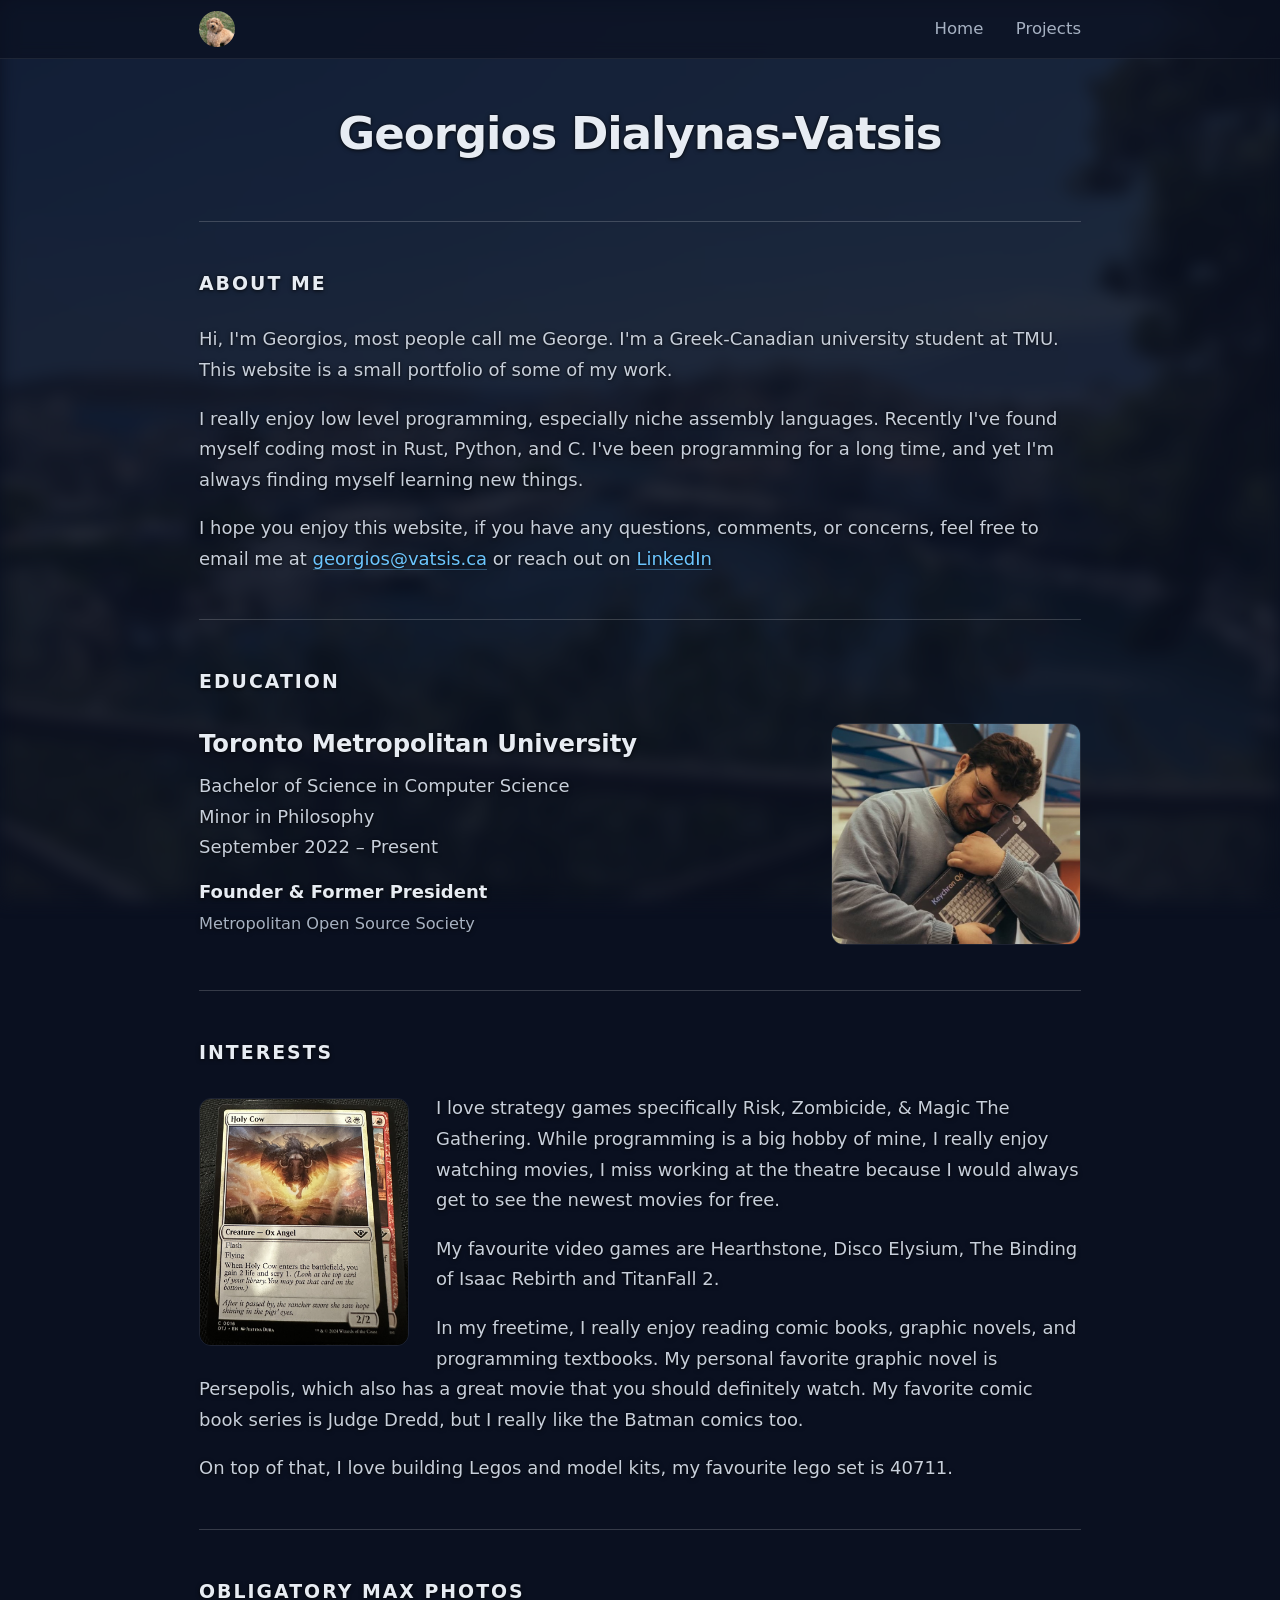
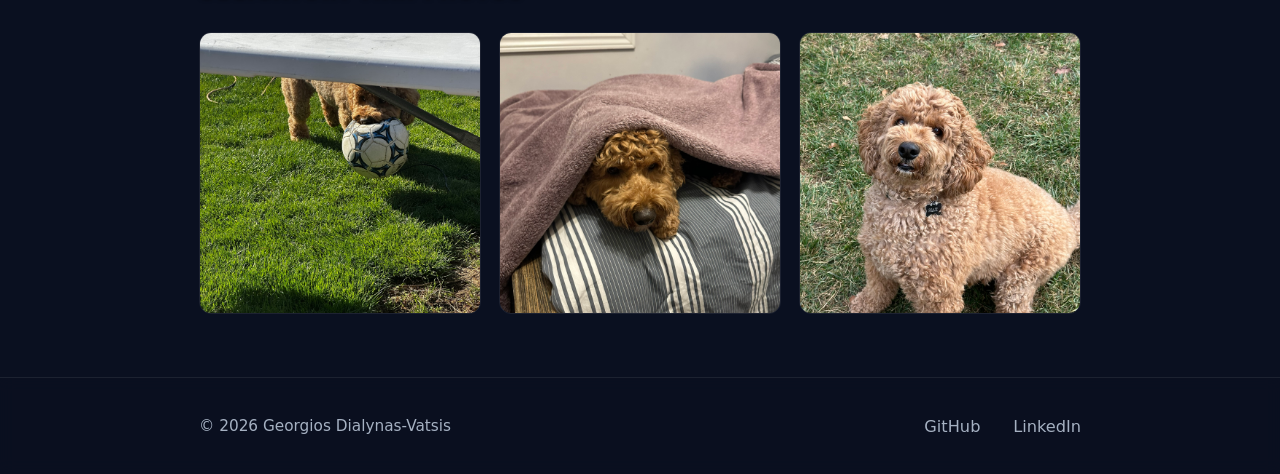
<file: index.html>
<!DOCTYPE html>
<html lang="en">
<head>
  <meta charset="UTF-8">
  <meta name="viewport" content="width=device-width, initial-scale=1.0">
  <title>Georgios Dialynas-Vatsis</title>
  <meta name="description" content="My Portfolio Site">
  <meta name="author" content="Georgios Dialynas-Vatsis">
  <meta name="theme-color" content="#6CC6FF">
  <link rel="canonical" href="https://vatsis.ca/">
  <meta property="og:type" content="website">
  <meta property="og:url" content="https://vatsis.ca/">
  <meta property="og:title" content="Georgios Dialynas-Vatsis">
  <meta property="og:description" content="My Portfolio Site">
  <meta property="og:image" content="https://vatsis.ca/assets/images/keychron.jpeg">
  <meta name="twitter:card" content="summary">
  <meta name="twitter:title" content="Georgios Dialynas-Vatsis">
  <meta name="twitter:description" content="My Portfolio Site">
  <meta name="twitter:image" content="https://vatsis.ca/assets/images/keychron.jpeg">
  <link rel="apple-touch-icon" sizes="180x180" href="assets/favicon/apple-touch-icon.png">
  <link rel="icon" type="image/png" sizes="96x96" href="assets/favicon/favicon-96x96.png">
  <link rel="icon" type="image/svg+xml" href="assets/favicon/favicon.svg">
  <link rel="icon" type="image/x-icon" href="assets/favicon/favicon.ico">
  <link href="style.css" rel="stylesheet">
  <noscript>
    <style>.reveal { opacity: 1; transform: none; }</style>
  </noscript>
</head>
<body>

  <nav>
    <div class="nav-inner">
      <a class="brand" href="/" aria-label="Home">
        <img src="assets/images/max-stare.jpeg" alt="Max">
      </a>
      <div class="nav-links">
        <a href="/">Home</a>
        <a href="/projects">Projects</a>
      </div>
      <button class="hamburger" aria-label="Menu" aria-expanded="false" aria-controls="mobileMenu" onclick="toggleMenu(this)">
        <svg width="24" height="24" viewBox="0 0 24 24" fill="none" stroke="currentColor" stroke-width="2" stroke-linecap="round">
          <line x1="4" y1="7" x2="20" y2="7"></line>
          <line x1="4" y1="12" x2="20" y2="12"></line>
          <line x1="4" y1="17" x2="20" y2="17"></line>
        </svg>
      </button>
    </div>
    <div class="mobile-menu" id="mobileMenu">
      <a href="/">Home</a>
      <a href="/projects">Projects</a>
    </div>
  </nav>

  <main>

    <header class="hero">
      <h1 class="name">Georgios <span class="last">Dialynas-Vatsis</span></h1>
    </header>

    <section class="reveal">
      <div class="label">About Me</div>
      <div class="prose">
        <p>Hi, I'm Georgios, most people call me George. I'm a Greek-Canadian university student at TMU. This website is a small portfolio of some of my work.</p>
        <p>I really enjoy low level programming, especially niche assembly languages. Recently I've found myself coding most in Rust, Python, and C. I've been programming for a long time, and yet I'm always finding myself learning new things.</p>
        <p>I hope you enjoy this website, if you have any questions, comments, or concerns, feel free to email me at
        <a class="link" href="mailto:georgios@vatsis.ca">georgios@vatsis.ca</a>
        or reach out on <a class="link" href="https://www.linkedin.com/in/georgios-dv/">LinkedIn</a></p>
      </div>
    </section>

    <section class="reveal">
      <div class="label">Education</div>
      <div class="edu-row">
        <div class="edu">
          <h3>Toronto Metropolitan University</h3>
          <p class="meta">Bachelor of Science in Computer Science</p>
          <p class="meta">Minor in Philosophy</p>
          <p class="meta">September 2022 – Present</p>
          <p class="role">Founder &amp; Former President<span>Metropolitan Open Source Society</span></p>
        </div>
        <div class="edu-img"><img src="assets/images/keychron.jpeg" alt="My keyboard"></div>
      </div>
    </section>

    <section class="reveal">
      <div class="label">Interests</div>
      <div class="prose">
        <img class="float-img" src="assets/images/holy-cow.jpeg" alt="Holy Cow Magic card">
        <p>I love strategy games specifically Risk, Zombicide, & Magic The Gathering. While programming is a big hobby of mine, I really enjoy watching movies, I miss working at the theatre because I would always get to see the newest movies for free.</p>
        <p>My favourite video games are Hearthstone, Disco Elysium, The Binding of Isaac Rebirth and TitanFall 2.</p>
        <p>In my freetime, I really enjoy reading comic books, graphic novels, and programming textbooks. My personal favorite graphic novel is Persepolis, which also has a great movie that you should definitely watch. My favorite comic book series is Judge Dredd, but I really like the Batman comics too.</p>
        <p>On top of that, I love building Legos and model kits, my favourite lego set is 40711.</p>
      </div>
    </section>

    <section class="reveal">
      <div class="label">Obligatory Max Photos</div>
      <div class="gallery">
        <div class="ph"><img src="assets/images/max-ball.jpeg" alt="Max playing with a soccer"></div>
        <div class="ph"><img src="assets/images/max-blanket.jpeg" alt="Max under a blanket"></div>
        <div class="ph"><img src="assets/images/max-stare.jpeg" alt="Max staring at the camera"></div>
      </div>
    </section>

  </main>

  <footer>
    <div class="foot-inner">
      <div class="c">© <span id="year">2026</span> Georgios Dialynas-Vatsis</div>
      <div>
        <a href="https://github.com/GeorgiosDV">GitHub</a>
        <a href="https://linkedin.com/in/georgios-dv">LinkedIn</a>
      </div>
    </div>
  </footer>

  <script src="script.js"></script>
</body>
</html>
</file>
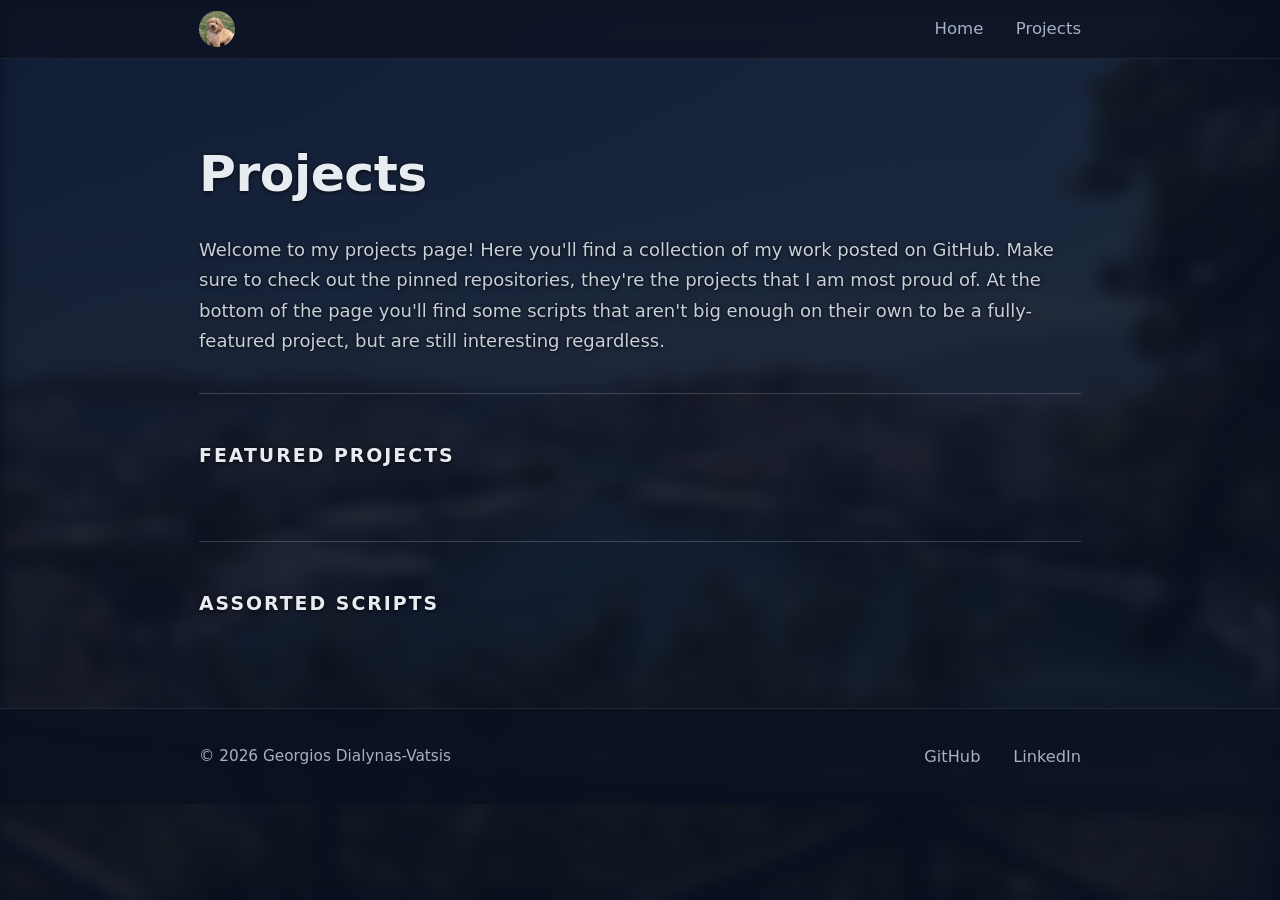
<file: projects/index.html>
<!DOCTYPE html>
<html lang="en">
<head>
  <meta charset="UTF-8">
  <meta name="viewport" content="width=device-width, initial-scale=1.0">
  <title>Projects - Georgios Dialynas-Vatsis</title>
  <meta name="description" content="My Personal Projects">
  <meta name="author" content="Georgios Dialynas-Vatsis">
  <meta name="theme-color" content="#6CC6FF">
  <link rel="canonical" href="https://vatsis.ca/projects/">
  <meta property="og:type" content="website">
  <meta property="og:url" content="https://vatsis.ca/projects/">
  <meta property="og:title" content="Projects - Georgios Dialynas-Vatsis">
  <meta property="og:description" content="My Personal Projects">
  <meta property="og:image" content="https://vatsis.ca/assets/images/keychron.jpeg">
  <meta name="twitter:card" content="summary">
  <meta name="twitter:title" content="Projects - Georgios Dialynas-Vatsis">
  <meta name="twitter:description" content="My Personal Projects">
  <meta name="twitter:image" content="https://vatsis.ca/assets/images/keychron.jpeg">
  <link rel="apple-touch-icon" sizes="180x180" href="../assets/favicon/apple-touch-icon.png">
  <link rel="icon" type="image/png" sizes="96x96" href="../assets/favicon/favicon-96x96.png">
  <link rel="icon" type="image/svg+xml" href="../assets/favicon/favicon.svg">
  <link rel="icon" type="image/x-icon" href="../assets/favicon/favicon.ico">
  <link href="../style.css" rel="stylesheet">
</head>
<body>

  <nav>
    <div class="nav-inner">
      <a class="brand" href="/" aria-label="Home">
        <img src="../assets/images/max-stare.jpeg" alt="Max">
      </a>
      <div class="nav-links">
        <a href="/">Home</a>
        <a href="/projects">Projects</a>
      </div>
      <button class="hamburger" aria-label="Menu" aria-expanded="false" aria-controls="mobileMenu" onclick="toggleMenu(this)">
        <svg width="24" height="24" viewBox="0 0 24 24" fill="none" stroke="currentColor" stroke-width="2" stroke-linecap="round">
          <line x1="4" y1="7" x2="20" y2="7"></line>
          <line x1="4" y1="12" x2="20" y2="12"></line>
          <line x1="4" y1="17" x2="20" y2="17"></line>
        </svg>
      </button>
    </div>
    <div class="mobile-menu" id="mobileMenu">
      <a href="/">Home</a>
      <a href="/projects">Projects</a>
    </div>
  </nav>

  <main>

    <header style="padding: 4rem 0 1rem;">
      <h1 class="page-title">Projects</h1>
      <div class="prose">
        <p>Welcome to my projects page! Here you'll find a collection of my work posted on GitHub.
        Make sure to check out the pinned repositories, they're the projects that I am most proud of.
        At the bottom of the page you'll find some scripts that aren't big enough on their own to be a
        fully-featured project, but are still interesting regardless.</p>
        <noscript>
          <p class="noscript-note">JavaScript is required to load my projects live from GitHub. You can browse them all
          on <a class="link" href="https://github.com/GeorgiosDV">my GitHub</a>. Sorry for the inconvenience :(</p>
        </noscript>
      </div>
    </header>

    <section class="reveal">
      <div class="label">Featured Projects</div>
      <div id="projectsGrid" class="cards"></div>
    </section>

    <section class="reveal">
      <div class="label">Assorted Scripts</div>
      <div id="scriptsGrid" class="cards"></div>
    </section>

  </main>

  <footer>
    <div class="foot-inner">
      <div class="c">© <span id="year">2026</span> Georgios Dialynas-Vatsis</div>
      <div>
        <a href="https://github.com/GeorgiosDV">GitHub</a>
        <a href="https://linkedin.com/in/georgios-dv">LinkedIn</a>
      </div>
    </div>
  </footer>

  <script src="../script.js"></script>
  <script>
    const hiddenProjects = [];
    const pinnedProjects = ['Evil-Bot', 'MonkeyEncrypt', 'Raylib-Physics-Simulations', 'LittleManComputerEmulator'];

    function escapeHtml(str) {
      const div = document.createElement('div');
      div.textContent = str;
      return div.innerHTML;
    }

    function card(url, title, isPinned, description, lang, dateStr) {
      const a = document.createElement('a');
      a.href = url;
      a.target = '_blank';
      a.rel = 'noopener noreferrer';
      a.className = 'card';
      a.innerHTML = `
        <h3>${escapeHtml(title)}</h3>
        <p>${escapeHtml(description || 'No description available.')}</p>
        <div class="tags">
          ${isPinned ? '<span class="tag pin">Pinned</span>' : ''}
          ${lang ? `<span class="tag">${escapeHtml(lang)}</span>` : ''}
          <span class="tag">${dateStr}</span>
        </div>`;
      return a;
    }

    async function fetchProjects() {
      try {
        const response = await fetch('https://api.github.com/users/georgiosDV/repos');
        const repos = await response.json();
        const sorted = repos
          .filter(r => !hiddenProjects.includes(r.name))
          .sort((a, b) => {
            const ap = pinnedProjects.includes(a.name);
            const bp = pinnedProjects.includes(b.name);
            if (ap && !bp) return -1;
            if (!ap && bp) return 1;
            return new Date(b.updated_at) - new Date(a.updated_at);
          });
        const grid = document.getElementById('projectsGrid');
        grid.innerHTML = '';
        sorted.forEach(r => grid.appendChild(
          card(r.html_url, r.name, pinnedProjects.includes(r.name), r.description, r.language,
               new Date(r.updated_at).toLocaleDateString())
        ));
      } catch (err) {
        console.error('Error fetching projects:', err);
      }
    }

    async function fetchGists() {
      try {
        const response = await fetch('https://api.github.com/users/georgiosDV/gists');
        const gists = await response.json();
        const grid = document.getElementById('scriptsGrid');
        grid.innerHTML = '';
        gists.forEach(g => {
          const filename = Object.keys(g.files)[0];
          const file = g.files[filename];
          grid.appendChild(
            card(g.html_url, filename, false, g.description, file.language || 'Text',
                 new Date(g.created_at).toLocaleDateString())
          );
        });
      } catch (err) {
        console.error('Error fetching gists:', err);
      }
    }

    fetchProjects();
    fetchGists();
  </script>
</body>
</html>
</file>
<file: style.css>
:root {
  --bg-rgb:     10, 16, 32;
  --text:       #e7ecf3;
  --text-prose: #c7cfdb;
  --muted:      #a6b1c2;
  --accent-rgb: 108, 198, 255;
  --warm-rgb:   245, 185, 122;
  --accent:     rgb(var(--accent-rgb));
  --warm:       rgb(var(--warm-rgb));
  --line:       rgba(255, 255, 255, 0.08);
  --line-2:     rgba(255, 255, 255, 0.14);
  --rule:       rgba(255, 255, 255, 0.18);
  --display:    system-ui, -apple-system, 'Segoe UI', Roboto, Helvetica, Arial, sans-serif;
  --body:       system-ui, -apple-system, 'Segoe UI', Roboto, Helvetica, Arial, sans-serif;
  --col:        52rem;
}

* { box-sizing: border-box; margin: 0; padding: 0; }
html { font-size: 112.5%; scroll-behavior: smooth; }
body {
  min-height: 100vh;
  background: rgb(var(--bg-rgb));
  color: var(--text);
  font-family: var(--body);
  line-height: 1.7;
  -webkit-font-smoothing: antialiased;
}
body::before {
  content: "";
  position: fixed;
  top: 0;
  left: 0;
  width: 100%;
  height: 100vh;
  z-index: -1;
  filter: blur(8px);
  background:
    linear-gradient(rgba(var(--bg-rgb), 0.88), rgba(var(--bg-rgb), 0.88)),
    url('assets/images/background-min.jpg') center center / cover no-repeat;
}

.name, .page-title, .label, .edu h3, .card h3,
.nav-links a, .mobile-menu a, .foot-inner a { font-family: var(--display); }

.name, .label, .page-title, .edu h3, .edu p, .prose p, a.link {
  text-shadow: 0 1px 4px rgba(0, 0, 0, 0.7), 0 0 2px rgba(0, 0, 0, 0.5);
}

.nav-links a, .mobile-menu a, .foot-inner a {
  color: var(--muted); text-decoration: none; transition: color .2s ease;
}
.nav-links a:hover, .mobile-menu a:hover, .foot-inner a:hover { color: var(--text); }

.edu-img, .ph {
  aspect-ratio: 1; border-radius: 12px; overflow: hidden; border: 1px solid var(--line);
}
.edu-img img, .ph img {
  width: 100%; height: 100%; object-fit: cover; transition: transform .5s ease;
}
.edu-img:hover img, .ph:hover img { transform: scale(1.04); }

nav, footer {
  background: rgba(var(--bg-rgb), 0.7);
  -webkit-backdrop-filter: blur(8px);
  backdrop-filter: blur(8px);
}
nav {
  position: sticky; top: 0; z-index: 50;
  border-bottom: 1px solid var(--line);
}
.nav-inner {
  max-width: var(--col); margin: 0 auto; padding: 0 1.5rem;
  height: 58px; display: flex; align-items: center; justify-content: space-between;
}
.brand { display: flex; align-items: center; }
.brand img {
  display: block; width: 36px; height: 36px; border-radius: 50%; object-fit: cover;
}
.nav-links { display: flex; gap: 1.8rem; }
.nav-links a { font-size: .92rem; }
.hamburger {
  display: none; background: none; border: 0; padding: 4px;
  color: var(--text); cursor: pointer; align-items: center;
}
.mobile-menu { display: none; }
.mobile-menu a { font-size: .95rem; padding: .7rem 1.5rem; }
.mobile-menu.open {
  display: flex; flex-direction: column;
  border-top: 1px solid var(--line); padding-bottom: .4rem;
}

main { max-width: var(--col); margin: 0 auto; padding: 0 1.5rem; }

.hero { text-align: center; padding: 2.75rem 0 3.5rem; }
.name {
  font-weight: 700; color: var(--text);
  font-size: clamp(1.9rem, 7vw, 2.5rem); line-height: 1.1; letter-spacing: -1px;
}
.name .last { white-space: nowrap; }

section { padding: 2.5rem 0; border-top: 1px solid var(--rule); }
.label {
  font-weight: 600; color: var(--text); margin-bottom: 1.4rem;
  font-size: 1.05rem; letter-spacing: 2px; text-transform: uppercase;
}
.prose p { color: var(--text-prose); margin-bottom: 1rem; }
.prose p:last-child { margin-bottom: 0; }
a.link {
  color: var(--accent); text-decoration: none;
  border-bottom: 1px solid rgba(var(--accent-rgb), .35); transition: border-color .2s ease;
}
a.link:hover { border-bottom-color: var(--accent); }

.edu-row { display: grid; grid-template-columns: 1fr 250px; gap: 1.75rem; align-items: stretch; }
.edu h3 { font-weight: 600; font-size: 1.35rem; margin-bottom: .4rem; color: var(--text); }
.edu .meta { color: var(--text-prose); }
.edu .role { margin-top: .8rem; color: var(--text); font-weight: 600; font-size: 1rem; }
.edu .role span { display: block; margin-top: .1rem; color: var(--muted); font-weight: 400; font-size: .9rem; }
.edu-img { aspect-ratio: 9 / 8; position: relative; align-self: start; }
.edu-img img { position: absolute; inset: 0; object-position: top; }

.float-img {
  float: left; width: 210px; height: auto;
  border-radius: 12px; border: 1px solid var(--line);
  margin: .25rem 1.5rem .75rem 0;
}

.gallery { display: grid; grid-template-columns: repeat(3, 1fr); gap: 1rem; }

.page-title {
  font-weight: 700; color: var(--text); margin-bottom: 1rem;
  font-size: clamp(2rem, 5vw, 2.8rem); letter-spacing: -.5px;
}

.cards { display: grid; grid-template-columns: 1fr 1fr; gap: 1rem; }
.card {
  display: flex; flex-direction: column;
  padding: 1.4rem; border: 1px solid var(--line); border-radius: 12px;
  background: rgba(var(--bg-rgb), 0.78);
  -webkit-backdrop-filter: blur(6px);
  backdrop-filter: blur(6px);
  text-decoration: none; color: inherit;
  transition: border-color .2s ease, transform .2s ease;
}
.card:hover { border-color: var(--line-2); transform: translateY(-3px); }
.card h3 { font-weight: 600; font-size: 1.1rem; color: var(--text); margin-bottom: .5rem; }
.card p { color: var(--text-prose); font-size: .95rem; margin-bottom: 1rem; flex-grow: 1; }
.tags { display: flex; flex-wrap: wrap; gap: .5rem; }
.tag {
  font-size: .76rem; color: var(--muted);
  border: 1px solid var(--line); border-radius: 999px; padding: .2rem .7rem;
}
.tag.pin { color: var(--warm); border-color: rgba(var(--warm-rgb), .4); }

footer { border-top: 1px solid var(--line); margin-top: 1rem; }
.foot-inner {
  max-width: var(--col); margin: 0 auto; padding: 1.8rem 1.5rem;
  display: flex; justify-content: space-between; align-items: center;
}
.foot-inner .c { color: var(--muted); font-size: .85rem; }
.foot-inner a { margin-left: 1.5rem; font-size: .9rem; }

.noscript-note {
  margin-top: 1.5rem;
  padding: 1rem 1.25rem;
  color: var(--text-prose);
  background: rgba(220, 53, 69, 0.1);
  border: 1px solid rgba(220, 53, 69, 0.5);
  border-radius: 8px;
}

.reveal { opacity: 0; transform: translateY(14px); transition: opacity .6s ease, transform .6s ease; }
.reveal.in { opacity: 1; transform: none; }

@media (max-width: 640px) {
  body { background-size: 300vw auto; background-position: center top; }
  .nav-links { display: none; }
  .hamburger { display: inline-flex; }
  .cards { grid-template-columns: 1fr; }
  .edu-row { grid-template-columns: 1fr; gap: 1.25rem; }
  .edu-img { aspect-ratio: 16 / 9; width: 100%; }
  .prose { display: flex; flex-direction: column; }
  .float-img {
    order: 1; float: none; width: 100%;
    aspect-ratio: 4 / 3; object-fit: cover; object-position: top;
    margin: 1.5rem 0 0;
  }
  .gallery { grid-template-columns: 1fr 1fr; }
  .gallery .ph:nth-child(3) { display: none; }
}
@media (max-width: 520px) {
  .gallery { gap: .6rem; }
}
@media (prefers-reduced-motion: reduce) {
  html { scroll-behavior: auto; }
  .reveal { opacity: 1; transform: none; }
  .edu-img img, .ph img, .card, .float-img, a.link { transition: none; }
}
</file>
